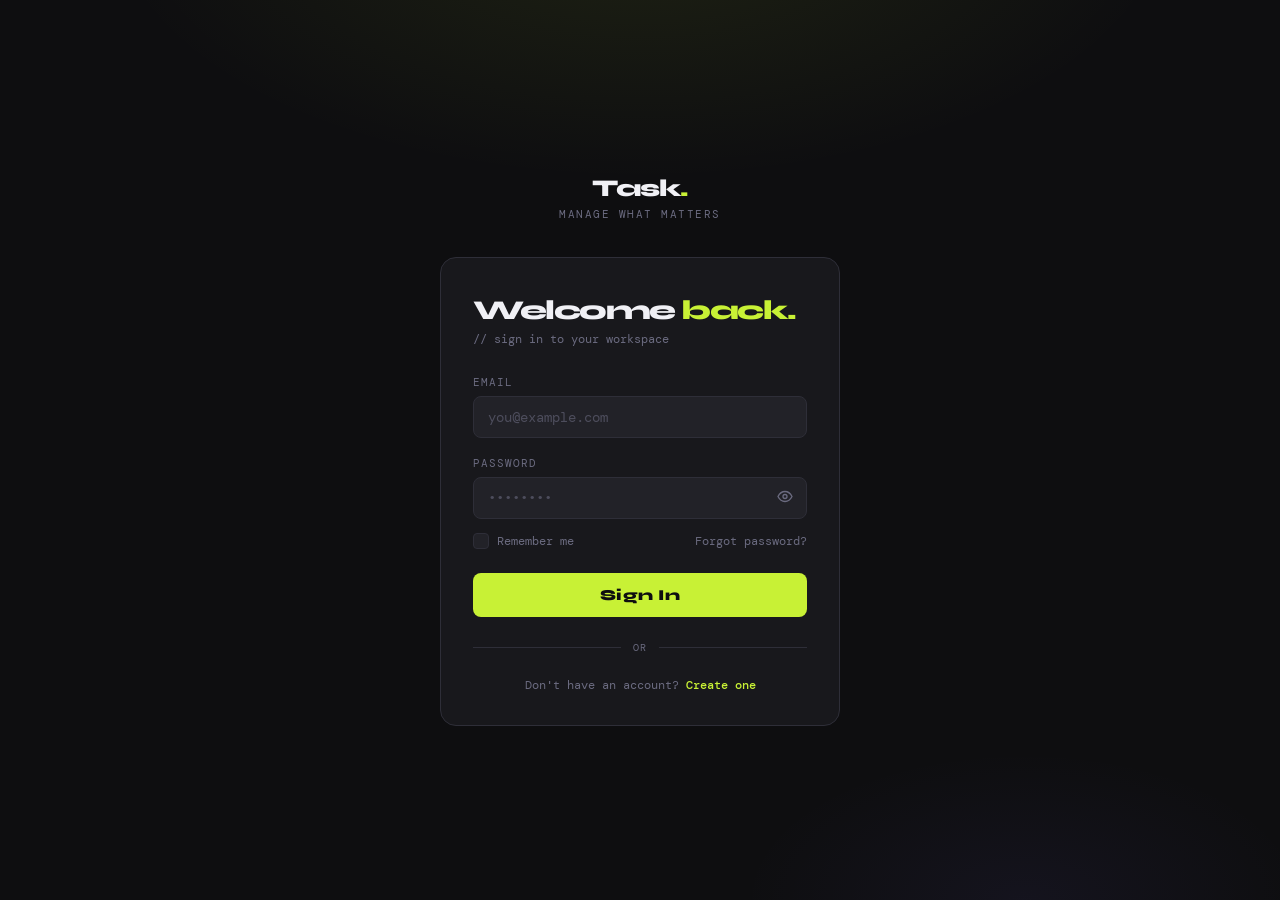
<file: templates/login.html>
<!DOCTYPE html>
<html lang="en">
<head>
  <meta charset="UTF-8" />
  <meta name="viewport" content="width=device-width, initial-scale=1.0"/>
  <title>Login — TaskManager</title>
  <link href="https://fonts.googleapis.com/css2?family=Syne:wght@400;600;700;800&family=DM+Mono:wght@400;500&display=swap" rel="stylesheet"/>
  <style>
    *, *::before, *::after { box-sizing: border-box; margin: 0; padding: 0; }
    :root {
      --bg: #0e0e10; --surface: #18181c; --surface2: #222228; --border: #2e2e38;
      --accent: #c8f135; --accent2: #7c6af7; --text: #f0f0f5; --muted: #6b6b80;
      --danger: #f1354a; --radius: 12px;
      --font: 'Syne', sans-serif; --mono: 'DM Mono', monospace;
    }

    body {
      font-family: var(--font);
      background: var(--bg);
      color: var(--text);
      min-height: 100vh;
      display: flex;
      flex-direction: column;
      align-items: center;
      justify-content: center;
      background-image:
        radial-gradient(ellipse 70% 50% at 50% -10%, rgba(200,241,53,.09) 0%, transparent 60%),
        radial-gradient(ellipse 40% 30% at 80% 100%, rgba(124,106,247,.06) 0%, transparent 55%);
    }

    /* BRAND */
    .brand {
      margin-bottom: 36px;
      text-align: center;
      animation: fadeDown .5s ease both;
    }
    .brand-name {
      font-size: 1.5rem;
      font-weight: 800;
      letter-spacing: -1.5px;
      color: var(--text);
    }
    .brand-name span { color: var(--accent); }
    .brand-sub {
      font-family: var(--mono);
      font-size: .68rem;
      color: var(--muted);
      letter-spacing: 1.5px;
      text-transform: uppercase;
      margin-top: 4px;
    }

    /* CARD */
    .card {
      background: var(--surface);
      border: 1px solid var(--border);
      border-radius: 16px;
      padding: 36px 32px 32px;
      width: 100%;
      max-width: 400px;
      animation: fadeUp .5s ease .1s both;
    }

    .card-title {
      font-size: 1.7rem;
      font-weight: 800;
      letter-spacing: -1.5px;
      margin-bottom: 6px;
    }
    .card-title span { color: var(--accent); }
    .card-desc {
      font-family: var(--mono);
      font-size: .72rem;
      color: var(--muted);
      margin-bottom: 28px;
    }

    /* FORM */
    .field { margin-bottom: 18px; }
    .field label {
      display: block;
      font-family: var(--mono);
      font-size: .68rem;
      text-transform: uppercase;
      letter-spacing: 1px;
      color: var(--muted);
      margin-bottom: 7px;
    }
    .field input {
      width: 100%;
      background: var(--surface2);
      border: 1px solid var(--border);
      border-radius: 8px;
      color: var(--text);
      font-family: var(--mono);
      font-size: .9rem;
      padding: 11px 14px;
      outline: none;
      transition: border-color .15s, box-shadow .15s;
    }
    .field input::placeholder { color: var(--muted); opacity: .6; }
    .field input:focus {
      border-color: var(--accent);
      box-shadow: 0 0 0 3px rgba(200,241,53,.1);
    }
    .field input.error {
      border-color: var(--danger);
      box-shadow: 0 0 0 3px rgba(241,53,74,.1);
    }

    /* PASSWORD WRAPPER */
    .pw-wrap { position: relative; }
    .pw-wrap input { padding-right: 42px; }
    .pw-toggle {
      position: absolute;
      right: 12px;
      top: 50%;
      transform: translateY(-50%);
      background: none;
      border: none;
      cursor: pointer;
      color: var(--muted);
      font-size: .85rem;
      padding: 2px;
      transition: color .15s;
    }
    .pw-toggle:hover { color: var(--text); }

    /* REMEMBER ROW */
    .row-split {
      display: flex;
      align-items: center;
      justify-content: space-between;
      margin-bottom: 24px;
      margin-top: -4px;
    }
    .checkbox-label {
      display: flex;
      align-items: center;
      gap: 8px;
      cursor: pointer;
      font-family: var(--mono);
      font-size: .72rem;
      color: var(--muted);
      user-select: none;
    }
    .checkbox-label input[type="checkbox"] { display: none; }
    .checkbox-box {
      width: 16px;
      height: 16px;
      border: 1px solid var(--border);
      border-radius: 4px;
      background: var(--surface2);
      display: flex;
      align-items: center;
      justify-content: center;
      transition: border-color .15s, background .15s;
      flex-shrink: 0;
    }
    .checkbox-label input:checked + .checkbox-box {
      background: var(--accent);
      border-color: var(--accent);
    }
    .checkbox-label input:checked + .checkbox-box::after {
      content: '';
      display: block;
      width: 9px;
      height: 5px;
      border-left: 2px solid #0e0e10;
      border-bottom: 2px solid #0e0e10;
      transform: rotate(-45deg) translateY(-1px);
    }
    .forgot {
      font-family: var(--mono);
      font-size: .72rem;
      color: var(--muted);
      text-decoration: none;
      transition: color .15s;
    }
    .forgot:hover { color: var(--accent); }

    /* SUBMIT */
    .btn-submit {
      width: 100%;
      background: var(--accent);
      color: #0e0e10;
      font-family: var(--font);
      font-weight: 800;
      font-size: .95rem;
      letter-spacing: .3px;
      padding: 13px;
      border: none;
      border-radius: 8px;
      cursor: pointer;
      transition: opacity .15s, transform .1s;
      position: relative;
      overflow: hidden;
    }
    .btn-submit:hover { opacity: .88; }
    .btn-submit:active { transform: scale(.98); }
    .btn-submit:disabled { opacity: .5; cursor: not-allowed; transform: none; }

    /* SPINNER inside button */
    .spinner {
      display: none;
      width: 16px;
      height: 16px;
      border: 2px solid rgba(14,14,16,.3);
      border-top-color: #0e0e10;
      border-radius: 50%;
      animation: spin .6s linear infinite;
      margin: 0 auto;
    }
    .btn-submit.loading .btn-text { display: none; }
    .btn-submit.loading .spinner { display: block; }

    /* ERROR BANNER */
    .error-banner {
      display: none;
      align-items: center;
      gap: 10px;
      background: rgba(241,53,74,.1);
      border: 1px solid rgba(241,53,74,.3);
      border-radius: 8px;
      padding: 11px 14px;
      margin-bottom: 20px;
      font-family: var(--mono);
      font-size: .75rem;
      color: var(--danger);
    }
    .error-banner.visible { display: flex; animation: shake .3s ease; }

    /* DIVIDER */
    .divider {
      display: flex;
      align-items: center;
      gap: 12px;
      margin: 24px 0;
      font-family: var(--mono);
      font-size: .65rem;
      color: var(--muted);
      text-transform: uppercase;
      letter-spacing: 1px;
    }
    .divider::before, .divider::after {
      content: '';
      flex: 1;
      height: 1px;
      background: var(--border);
    }

    /* FOOTER */
    .card-footer {
      text-align: center;
      font-family: var(--mono);
      font-size: .72rem;
      color: var(--muted);
      margin-top: 20px;
    }
    .card-footer a {
      color: var(--accent);
      text-decoration: none;
      font-weight: 500;
    }
    .card-footer a:hover { text-decoration: underline; }

    /* ANIMATIONS */
    @keyframes fadeDown {
      from { opacity: 0; transform: translateY(-12px); }
      to   { opacity: 1; transform: translateY(0); }
    }
    @keyframes fadeUp {
      from { opacity: 0; transform: translateY(14px); }
      to   { opacity: 1; transform: translateY(0); }
    }
    @keyframes spin {
      to { transform: rotate(360deg); }
    }
    @keyframes shake {
      0%, 100% { transform: translateX(0); }
      25%       { transform: translateX(-5px); }
      75%       { transform: translateX(5px); }
    }
  </style>
</head>
<body>

  <div class="brand">
    <div class="brand-name">Task<span>.</span></div>
    <div class="brand-sub">Manage what matters</div>
  </div>

  <div class="card">
    <h1 class="card-title">Welcome <span>back.</span></h1>
    <p class="card-desc">// sign in to your workspace</p>

    <div class="error-banner" id="errorBanner">
      <svg width="14" height="14" viewBox="0 0 14 14" fill="none"><circle cx="7" cy="7" r="6.5" stroke="currentColor"/><path d="M7 4v3.5M7 9.5v.5" stroke="currentColor" stroke-linecap="round"/></svg>
      <span id="errorText">Invalid credentials. Please try again.</span>
    </div>

    <form id="loginForm" novalidate>
      <div class="field">
        <label for="email">Email</label>
        <input type="email" id="email" name="email" placeholder="you@example.com" autocomplete="email" required />
      </div>

      <div class="field">
        <label for="password">Password</label>
        <div class="pw-wrap">
          <input type="password" id="password" name="password" placeholder="••••••••" autocomplete="current-password" required />
          <button type="button" class="pw-toggle" id="pwToggle" aria-label="Toggle password visibility">
            <svg id="eyeIcon" width="16" height="16" viewBox="0 0 16 16" fill="none" xmlns="http://www.w3.org/2000/svg">
              <path d="M1 8s2.5-5 7-5 7 5 7 5-2.5 5-7 5-7-5-7-5z" stroke="currentColor" stroke-width="1.3"/>
              <circle cx="8" cy="8" r="2" stroke="currentColor" stroke-width="1.3"/>
            </svg>
          </button>
        </div>
      </div>

      <div class="row-split">
        <label class="checkbox-label">
          <input type="checkbox" id="remember" name="remember"/>
          <span class="checkbox-box"></span>
          Remember me
        </label>
        <a href="#" class="forgot">Forgot password?</a>
      </div>

      <button type="submit" class="btn-submit" id="submitBtn">
        <a href="/dashboard"></a>
        <span class="btn-text">Sign In</span>
        <div class="spinner"></div>
      </button>
    </form>

    <div class="divider">or</div>

    <div class="card-footer">
      Don't have an account? <a href="/register">Create one</a>
    </div>
  </div>

  <script>
    const form = document.getElementById('loginForm');
    const emailInput = document.getElementById('email');
    const passwordInput = document.getElementById('password');
    const submitBtn = document.getElementById('submitBtn');
    const errorBanner = document.getElementById('errorBanner');
    const errorText = document.getElementById('errorText');
    const pwToggle = document.getElementById('pwToggle');

    // Password visibility toggle
    pwToggle.addEventListener('click', () => {
      const isPassword = passwordInput.type === 'password';
      passwordInput.type = isPassword ? 'text' : 'password';
      pwToggle.querySelector('svg').style.opacity = isPassword ? '1' : '0.45';
    });

    // Clear error state on input
    [emailInput, passwordInput].forEach(input => {
      input.addEventListener('input', () => {
        input.classList.remove('error');
        errorBanner.classList.remove('visible');
      });
    });

    // Form submission
    form.addEventListener('submit', async (e) => {
      e.preventDefault();

      const email = emailInput.value.trim();
      const password = passwordInput.value;
      let valid = true;

      if (!email || !/^[^\s@]+@[^\s@]+\.[^\s@]+$/.test(email)) {
        emailInput.classList.add('error');
        valid = false;
      }
      if (!password || password.length < 6) {
        passwordInput.classList.add('error');
        valid = false;
      }

      if (!valid) {
        errorText.textContent = 'Please fill in all fields correctly.';
        errorBanner.classList.add('visible');
        return;
      }

      // Loading state
      submitBtn.disabled = true;
      submitBtn.classList.add('loading');

      try {
        const res = await fetch('/login', {
          method: 'POST',
          headers: { 'Content-Type': 'application/json' },
          body: JSON.stringify({
            email,
            password,
            remember: document.getElementById('remember').checked
          })
        });

        const data = await res.json();

        if (res.ok && data.success) {
          // Redirect on success
          window.location.href = data.redirect || '/dashboard';
        } else {
          errorText.textContent = data.message || 'Invalid credentials. Please try again.';
          errorBanner.classList.add('visible');
          passwordInput.classList.add('error');
        }
      } catch (err) {
        errorText.textContent = 'Connection error. Please try again.';
        errorBanner.classList.add('visible');
      } finally {
        submitBtn.disabled = false;
        submitBtn.classList.remove('loading');
      }
    });
  </script>

</body>
</html>
</file>
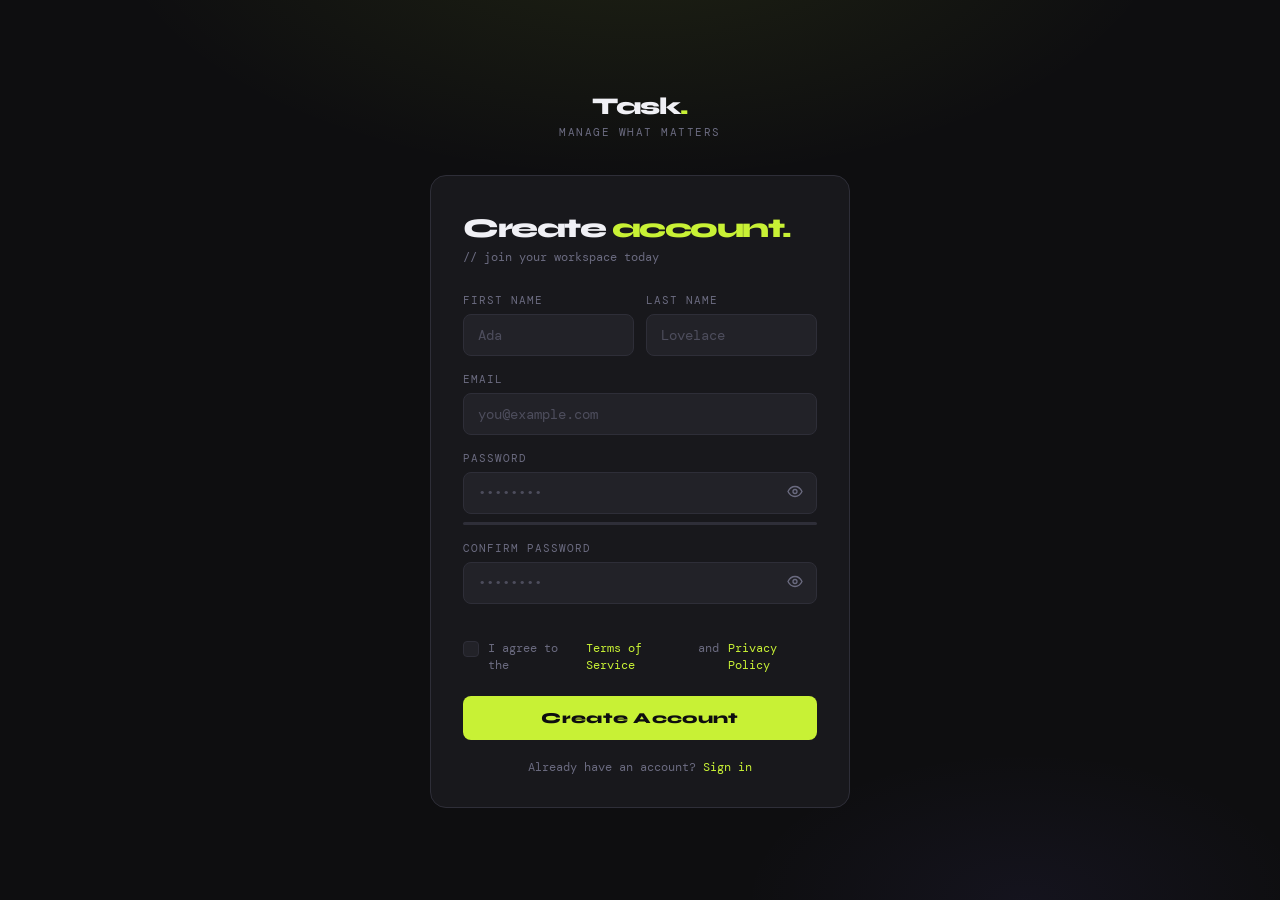
<file: templates/register.html>
<!DOCTYPE html>
<html lang="en">
<head>
  <meta charset="UTF-8" />
  <meta name="viewport" content="width=device-width, initial-scale=1.0"/>
  <title>Register — TaskManager</title>
  <link href="https://fonts.googleapis.com/css2?family=Syne:wght@400;600;700;800&family=DM+Mono:wght@400;500&display=swap" rel="stylesheet"/>
  <style>
    *, *::before, *::after { box-sizing: border-box; margin: 0; padding: 0; }
    :root {
      --bg: #0e0e10; --surface: #18181c; --surface2: #222228; --border: #2e2e38;
      --accent: #c8f135; --accent2: #7c6af7; --text: #f0f0f5; --muted: #6b6b80;
      --danger: #f1354a; --success: #35f19a; --radius: 12px;
      --font: 'Syne', sans-serif; --mono: 'DM Mono', monospace;
    }

    body {
      font-family: var(--font);
      background: var(--bg);
      color: var(--text);
      min-height: 100vh;
      display: flex;
      flex-direction: column;
      align-items: center;
      justify-content: center;
      padding: 40px 16px;
      background-image:
        radial-gradient(ellipse 70% 50% at 50% -10%, rgba(200,241,53,.09) 0%, transparent 60%),
        radial-gradient(ellipse 40% 30% at 80% 100%, rgba(124,106,247,.06) 0%, transparent 55%);
    }

    .brand {
      margin-bottom: 36px;
      text-align: center;
      animation: fadeDown .5s ease both;
    }
    .brand-name { font-size: 1.5rem; font-weight: 800; letter-spacing: -1.5px; color: var(--text); }
    .brand-name span { color: var(--accent); }
    .brand-sub {
      font-family: var(--mono); font-size: .68rem; color: var(--muted);
      letter-spacing: 1.5px; text-transform: uppercase; margin-top: 4px;
    }

    .card {
      background: var(--surface);
      border: 1px solid var(--border);
      border-radius: 16px;
      padding: 36px 32px 32px;
      width: 100%;
      max-width: 420px;
      animation: fadeUp .5s ease .1s both;
    }

    .card-title { font-size: 1.7rem; font-weight: 800; letter-spacing: -1.5px; margin-bottom: 6px; }
    .card-title span { color: var(--accent); }
    .card-desc { font-family: var(--mono); font-size: .72rem; color: var(--muted); margin-bottom: 28px; }

    /* NAME ROW */
    .field-row { display: grid; grid-template-columns: 1fr 1fr; gap: 12px; }

    .field { margin-bottom: 16px; }
    .field label {
      display: block; font-family: var(--mono); font-size: .68rem;
      text-transform: uppercase; letter-spacing: 1px; color: var(--muted); margin-bottom: 7px;
    }
    .field input {
      width: 100%; background: var(--surface2); border: 1px solid var(--border);
      border-radius: 8px; color: var(--text); font-family: var(--mono); font-size: .9rem;
      padding: 11px 14px; outline: none; transition: border-color .15s, box-shadow .15s;
    }
    .field input::placeholder { color: var(--muted); opacity: .6; }
    .field input:focus { border-color: var(--accent); box-shadow: 0 0 0 3px rgba(200,241,53,.1); }
    .field input.error { border-color: var(--danger); box-shadow: 0 0 0 3px rgba(241,53,74,.1); }
    .field input.valid { border-color: var(--success); box-shadow: 0 0 0 3px rgba(53,241,154,.08); }

    /* PASSWORD */
    .pw-wrap { position: relative; }
    .pw-wrap input { padding-right: 42px; }
    .pw-toggle {
      position: absolute; right: 12px; top: 50%; transform: translateY(-50%);
      background: none; border: none; cursor: pointer; color: var(--muted); padding: 2px; transition: color .15s;
    }
    .pw-toggle:hover { color: var(--text); }

    /* PASSWORD STRENGTH */
    .pw-strength { margin-top: 8px; }
    .strength-bar {
      height: 3px; border-radius: 2px; background: var(--border);
      overflow: hidden; margin-bottom: 5px;
    }
    .strength-fill {
      height: 100%; border-radius: 2px; width: 0%;
      transition: width .3s ease, background .3s ease;
    }
    .strength-label {
      font-family: var(--mono); font-size: .65rem; color: var(--muted);
      letter-spacing: .5px;
    }

    /* PASSWORD MATCH HINT */
    .field-hint {
      font-family: var(--mono); font-size: .65rem; margin-top: 6px;
      min-height: 14px; transition: color .2s;
    }
    .field-hint.ok { color: var(--success); }
    .field-hint.bad { color: var(--danger); }

    /* TERMS */
    .terms-row { margin: 6px 0 22px; }
    .checkbox-label {
      display: flex; align-items: flex-start; gap: 9px; cursor: pointer;
      font-family: var(--mono); font-size: .72rem; color: var(--muted); user-select: none; line-height: 1.5;
    }
    .checkbox-label input[type="checkbox"] { display: none; }
    .checkbox-box {
      width: 16px; height: 16px; min-width: 16px; border: 1px solid var(--border);
      border-radius: 4px; background: var(--surface2);
      display: flex; align-items: center; justify-content: center;
      transition: border-color .15s, background .15s; margin-top: 1px;
    }
    .checkbox-label input:checked + .checkbox-box { background: var(--accent); border-color: var(--accent); }
    .checkbox-label input:checked + .checkbox-box::after {
      content: ''; display: block; width: 9px; height: 5px;
      border-left: 2px solid #0e0e10; border-bottom: 2px solid #0e0e10;
      transform: rotate(-45deg) translateY(-1px);
    }
    .checkbox-label a { color: var(--accent); text-decoration: none; }
    .checkbox-label a:hover { text-decoration: underline; }

    /* SUBMIT */
    .btn-submit {
      width: 100%; background: var(--accent); color: #0e0e10;
      font-family: var(--font); font-weight: 800; font-size: .95rem;
      letter-spacing: .3px; padding: 13px; border: none; border-radius: 8px;
      cursor: pointer; transition: opacity .15s, transform .1s;
    }
    .btn-submit:hover { opacity: .88; }
    .btn-submit:active { transform: scale(.98); }
    .btn-submit:disabled { opacity: .5; cursor: not-allowed; transform: none; }
    .spinner {
      display: none; width: 16px; height: 16px;
      border: 2px solid rgba(14,14,16,.3); border-top-color: #0e0e10;
      border-radius: 50%; animation: spin .6s linear infinite; margin: 0 auto;
    }
    .btn-submit.loading .btn-text { display: none; }
    .btn-submit.loading .spinner { display: block; }

    /* BANNERS */
    .banner {
      display: none; align-items: center; gap: 10px;
      border-radius: 8px; padding: 11px 14px; margin-bottom: 20px;
      font-family: var(--mono); font-size: .75rem;
    }
    .banner.error { background: rgba(241,53,74,.1); border: 1px solid rgba(241,53,74,.3); color: var(--danger); }
    .banner.success { background: rgba(53,241,154,.1); border: 1px solid rgba(53,241,154,.3); color: var(--success); }
    .banner.visible { display: flex; animation: shake .3s ease; }
    .banner.success.visible { animation: fadeUp .3s ease; }

    .card-footer {
      text-align: center; font-family: var(--mono); font-size: .72rem;
      color: var(--muted); margin-top: 20px;
    }
    .card-footer a { color: var(--accent); text-decoration: none; }
    .card-footer a:hover { text-decoration: underline; }

    @keyframes fadeDown { from { opacity: 0; transform: translateY(-12px); } to { opacity: 1; transform: translateY(0); } }
    @keyframes fadeUp   { from { opacity: 0; transform: translateY(14px);  } to { opacity: 1; transform: translateY(0); } }
    @keyframes spin     { to { transform: rotate(360deg); } }
    @keyframes shake    { 0%,100% { transform: translateX(0); } 25% { transform: translateX(-5px); } 75% { transform: translateX(5px); } }
  </style>
</head>
<body>

  <div class="brand">
    <div class="brand-name">Task<span>.</span></div>
    <div class="brand-sub">Manage what matters</div>
  </div>

  <div class="card">
    <h1 class="card-title">Create <span>account.</span></h1>
    <p class="card-desc">// join your workspace today</p>

    <div class="banner error" id="errorBanner">
      <svg width="14" height="14" viewBox="0 0 14 14" fill="none"><circle cx="7" cy="7" r="6.5" stroke="currentColor"/><path d="M7 4v3.5M7 9.5v.5" stroke="currentColor" stroke-linecap="round"/></svg>
      <span id="errorText">Something went wrong.</span>
    </div>
    <div class="banner success" id="successBanner">
      <svg width="14" height="14" viewBox="0 0 14 14" fill="none"><circle cx="7" cy="7" r="6.5" stroke="currentColor"/><path d="M4.5 7l2 2 3-3" stroke="currentColor" stroke-linecap="round" stroke-linejoin="round"/></svg>
      <span>Account created! Redirecting…</span>
    </div>

    <form id="registerForm" novalidate>

      <div class="field-row">
        <div class="field">
          <label for="firstName">First name</label>
          <input type="text" id="firstName" name="first_name" placeholder="Ada" autocomplete="given-name" required />
        </div>
        <div class="field">
          <label for="lastName">Last name</label>
          <input type="text" id="lastName" name="last_name" placeholder="Lovelace" autocomplete="family-name" required />
        </div>
      </div>

      <div class="field">
        <label for="email">Email</label>
        <input type="email" id="email" name="email" placeholder="you@example.com" autocomplete="email" required />
      </div>

      <div class="field">
        <label for="password">Password</label>
        <div class="pw-wrap">
          <input type="password" id="password" name="password" placeholder="••••••••" autocomplete="new-password" required />
          <button type="button" class="pw-toggle" id="pwToggle1" aria-label="Toggle password">
            <svg width="16" height="16" viewBox="0 0 16 16" fill="none"><path d="M1 8s2.5-5 7-5 7 5 7 5-2.5 5-7 5-7-5-7-5z" stroke="currentColor" stroke-width="1.3"/><circle cx="8" cy="8" r="2" stroke="currentColor" stroke-width="1.3"/></svg>
          </button>
        </div>
        <div class="pw-strength">
          <div class="strength-bar"><div class="strength-fill" id="strengthFill"></div></div>
          <span class="strength-label" id="strengthLabel"></span>
        </div>
      </div>

      <div class="field">
        <label for="confirmPassword">Confirm password</label>
        <div class="pw-wrap">
          <input type="password" id="confirmPassword" name="confirm_password" placeholder="••••••••" autocomplete="new-password" required />
          <button type="button" class="pw-toggle" id="pwToggle2" aria-label="Toggle password">
            <svg width="16" height="16" viewBox="0 0 16 16" fill="none"><path d="M1 8s2.5-5 7-5 7 5 7 5-2.5 5-7 5-7-5-7-5z" stroke="currentColor" stroke-width="1.3"/><circle cx="8" cy="8" r="2" stroke="currentColor" stroke-width="1.3"/></svg>
          </button>
        </div>
        <div class="field-hint" id="matchHint"></div>
      </div>

      <div class="terms-row">
        <label class="checkbox-label">
          <input type="checkbox" id="terms" name="terms" />
          <span class="checkbox-box"></span>
          I agree to the <a href="#">Terms of Service</a> and <a href="#">Privacy Policy</a>
        </label>
      </div>

      <button type="submit" class="btn-submit" id="submitBtn">
        <span class="btn-text">Create Account</span>
        <div class="spinner"></div>
      </button>
    </form>

    <div class="card-footer" style="margin-top:20px;">
      Already have an account? <a href="/">Sign in</a>
    </div>
  </div>

  <script>
    // ── Elements ──────────────────────────────────────────────────────────────
    const form            = document.getElementById('registerForm');
    const firstNameInput  = document.getElementById('firstName');
    const lastNameInput   = document.getElementById('lastName');
    const emailInput      = document.getElementById('email');
    const passwordInput   = document.getElementById('password');
    const confirmInput    = document.getElementById('confirmPassword');
    const submitBtn       = document.getElementById('submitBtn');
    const errorBanner     = document.getElementById('errorBanner');
    const errorText       = document.getElementById('errorText');
    const successBanner   = document.getElementById('successBanner');
    const strengthFill    = document.getElementById('strengthFill');
    const strengthLabel   = document.getElementById('strengthLabel');
    const matchHint       = document.getElementById('matchHint');

    // ── Password visibility toggles ───────────────────────────────────────────
    document.getElementById('pwToggle1').addEventListener('click', () => {
      const show = passwordInput.type === 'password';
      passwordInput.type = show ? 'text' : 'password';
      document.getElementById('pwToggle1').querySelector('svg').style.opacity = show ? '1' : '0.45';
    });
    document.getElementById('pwToggle2').addEventListener('click', () => {
      const show = confirmInput.type === 'password';
      confirmInput.type = show ? 'text' : 'password';
      document.getElementById('pwToggle2').querySelector('svg').style.opacity = show ? '1' : '0.45';
    });

    // ── Password strength ─────────────────────────────────────────────────────
    function getStrength(pw) {
      let score = 0;
      if (pw.length >= 8)  score++;
      if (pw.length >= 12) score++;
      if (/[A-Z]/.test(pw)) score++;
      if (/[0-9]/.test(pw)) score++;
      if (/[^A-Za-z0-9]/.test(pw)) score++;
      return score;
    }

    const strengthMap = [
      { label: '',          color: 'transparent', w: '0%'   },
      { label: 'Weak',      color: '#f1354a',     w: '25%'  },
      { label: 'Fair',      color: '#f1a035',     w: '50%'  },
      { label: 'Good',      color: '#c8f135',     w: '75%'  },
      { label: 'Strong',    color: '#35f19a',     w: '100%' },
      { label: 'Very strong', color: '#35f19a',   w: '100%' },
    ];

    passwordInput.addEventListener('input', () => {
      const s = getStrength(passwordInput.value);
      const m = strengthMap[Math.min(s, 4)];
      strengthFill.style.width = passwordInput.value ? m.w : '0%';
      strengthFill.style.background = m.color;
      strengthLabel.textContent = passwordInput.value ? m.label : '';
      checkMatch();
    });

    // ── Password match ────────────────────────────────────────────────────────
    function checkMatch() {
      const pw = passwordInput.value;
      const cp = confirmInput.value;
      if (!cp) { matchHint.textContent = ''; matchHint.className = 'field-hint'; return; }
      if (pw === cp) {
        matchHint.textContent = '✓ Passwords match';
        matchHint.className = 'field-hint ok';
        confirmInput.classList.remove('error');
        confirmInput.classList.add('valid');
      } else {
        matchHint.textContent = '✗ Passwords do not match';
        matchHint.className = 'field-hint bad';
        confirmInput.classList.remove('valid');
      }
    }
    confirmInput.addEventListener('input', checkMatch);

    // ── Clear errors on input ─────────────────────────────────────────────────
    [firstNameInput, lastNameInput, emailInput, passwordInput, confirmInput].forEach(inp => {
      inp.addEventListener('input', () => {
        inp.classList.remove('error');
        errorBanner.classList.remove('visible');
      });
    });

    // ── Submit ────────────────────────────────────────────────────────────────
    form.addEventListener('submit', async (e) => {
      e.preventDefault();

      const firstName = firstNameInput.value.trim();
      const lastName  = lastNameInput.value.trim();
      const email     = emailInput.value.trim();
      const password  = passwordInput.value;
      const confirm   = confirmInput.value;
      const agreed    = document.getElementById('terms').checked;

      let valid = true;

      const markError = (inp) => { inp.classList.add('error'); valid = false; };

      if (!firstName) markError(firstNameInput);
      if (!lastName)  markError(lastNameInput);
      if (!email || !/^[^\s@]+@[^\s@]+\.[^\s@]+$/.test(email)) markError(emailInput);
      if (!password || getStrength(password) < 2) markError(passwordInput);
      if (password !== confirm) markError(confirmInput);

      if (!agreed) {
        errorText.textContent = 'Please accept the Terms of Service to continue.';
        errorBanner.classList.add('visible');
        return;
      }

      if (!valid) {
        errorText.textContent = 'Please fix the highlighted fields.';
        errorBanner.classList.add('visible');
        return;
      }

      submitBtn.disabled = true;
      submitBtn.classList.add('loading');

      try {
        const res = await fetch('/register', {
          method: 'POST',
          headers: { 'Content-Type': 'application/json' },
          body: JSON.stringify({ first_name: firstName, last_name: lastName, email, password })
        });

        const data = await res.json();

        if (res.ok && data.success) {
          successBanner.classList.add('visible');
          setTimeout(() => { window.location.href = data.redirect || '/dashboard'; }, 1200);
        } else {
          errorText.textContent = data.message || 'Registration failed. Please try again.';
          errorBanner.classList.add('visible');
        }
      } catch (err) {
        errorText.textContent = 'Connection error. Please try again.';
        errorBanner.classList.add('visible');
      } finally {
        submitBtn.disabled = false;
        submitBtn.classList.remove('loading');
      }
    });
  </script>

</body>
</html>
</file>
